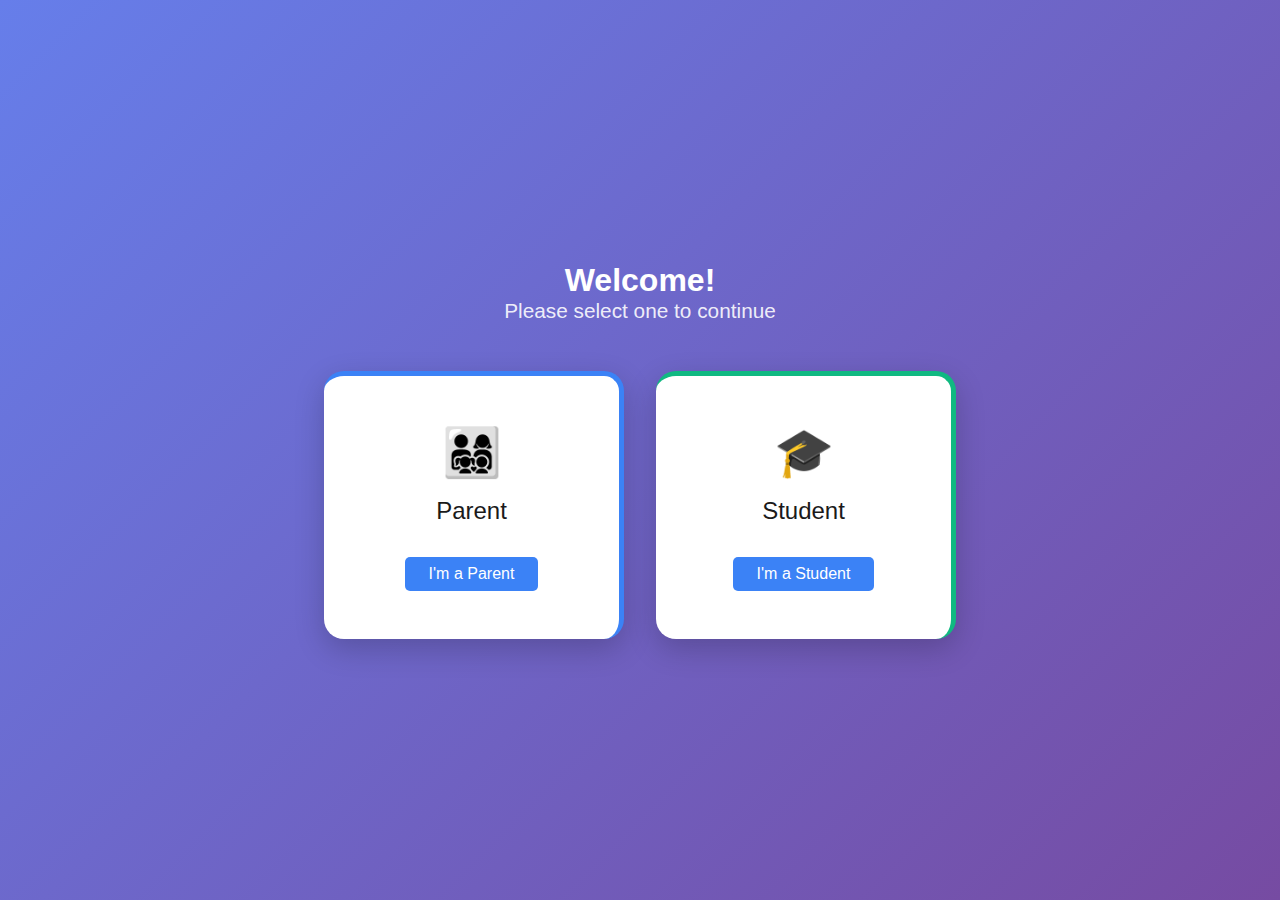
<file: index.html>
<!DOCTYPE html>
<html lang="en">
<head>
    <meta charset="UTF-8">
    <meta name="viewport" content="width=device-width, initial-scale=1.0">
    <title>Document</title>
    <link rel="stylesheet" href="style.css">
</head>
<body>
    <div class="container">
        <h1>Welcome!</h1>
        <p class="subtitle">Please select one to continue</p>
        
        <div class="choices">
            <div class="choice-card parent" onclick="selectRole('parent')">
                <div class="icon">👨‍👩‍👧‍👦</div>
                <div class="choice-title">Parent</div>
                <a href="" class="btn parent">I'm a Parent</a>
            </div>

            <div class="choice-card student" onclick="selectRole('student')">
                <div class="icon">🎓</div>
                <div class="choice-title">Student</div>
                <a href="" class="btn student">I'm a Student</a>
            </div>
        </div>
    </div>
</body>
</html>
</file>
<file: style.css>
* {
    margin: 0;
    padding: 0;
    box-sizing: border-box;
}

body {
    font-family: 'Segoe UI', Tahoma, Geneva, Verdana, sans-serif;            
    background: linear-gradient(135deg, #667eea 0%, #764ba2 100%);
    min-height: 100vh;            
    display: flex;        
    justify-content: center;        
    align-items: center;        
    padding: 20px; 
    color:#ffffff                   
}

.container {
    text-align: center;
    max-width: 900px;
    width: 100%;
}
.subtitle {
    color: rgba(255, 255, 255, 0.9);
    font-size: 1.3rem;
    margin-bottom: 3rem;
}
.choices {
    display: flex;
    gap: 2rem;
    justify-content: center;
    flex-wrap: wrap;
}
.choice-card{
    background: white;
    border-radius: 20px;
    padding: 3rem 2rem;
    width: 300px;
    cursor: pointer;
    transition: all 0.3s ease;
    box-shadow: 0 10px 30px rgba(0,0,0,0.2);
}
.choice-card:hover {
    transform: scale(1.05);
    box-shadow: 0 20px 40px rgba(0,0,0,0.3);
}
.choice-card.parent {
    border-top: 5px solid #3b82f6;
    border-right: 5px solid #3b82f6;
}
.choice-card.student {
    border-top: 5px solid #10b981;
    border-right: 5px solid #10b981;
}
.choice-title {
    font-size: 1.5rem;
    margin-bottom: 1rem;
    color: #1b1a1a;
}
.icon {
    font-size: 3rem;
    margin-bottom: 1rem;
    color: #6b7280;
}
.btn {
    display: inline-block;
    margin-top: 1rem;
    padding: 0.5rem 1.5rem;
    background: #3b82f6;
    color: white;
    border: none;
    border-radius: 5px;
    text-decoration: none;
    font-size: 1rem;
    transition: background 0.3s ease;
}
.btn:hover {
    background: #2563eb;
    transform: scale(1.02);
}
</file>
